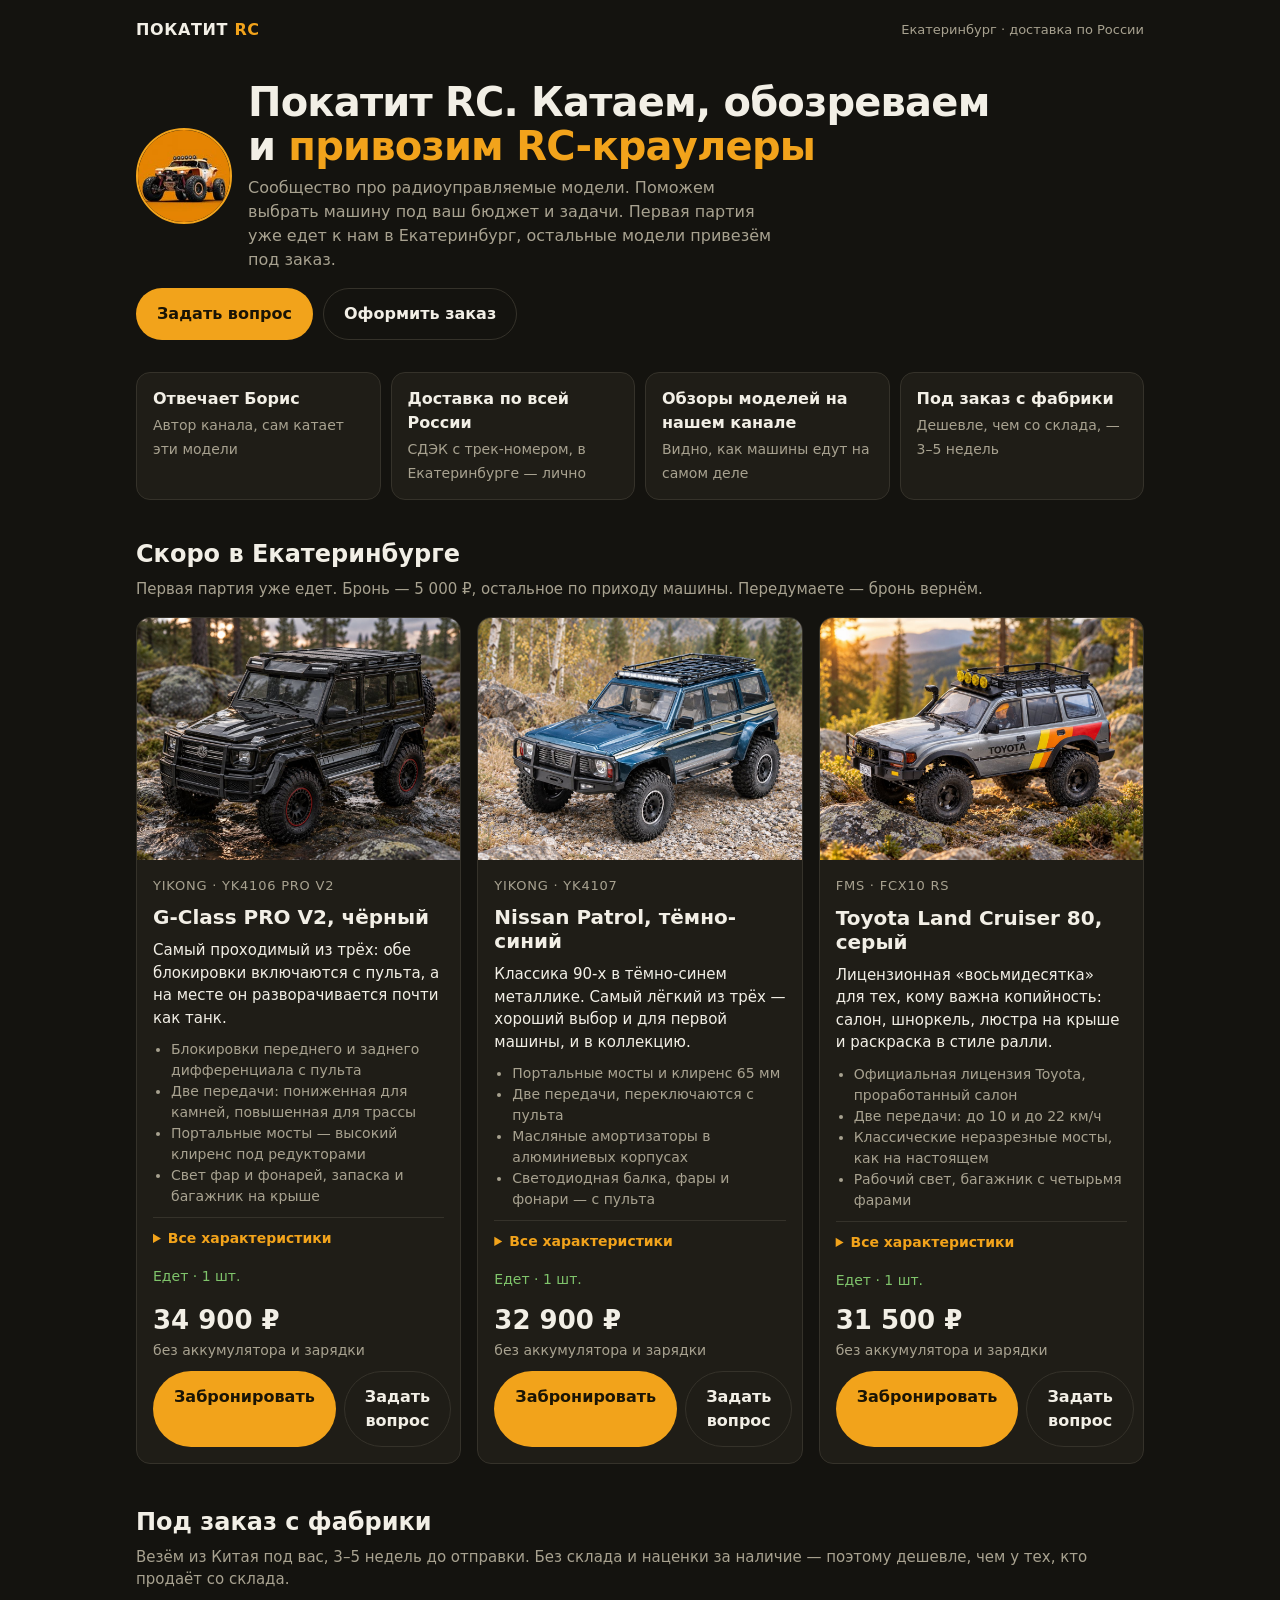
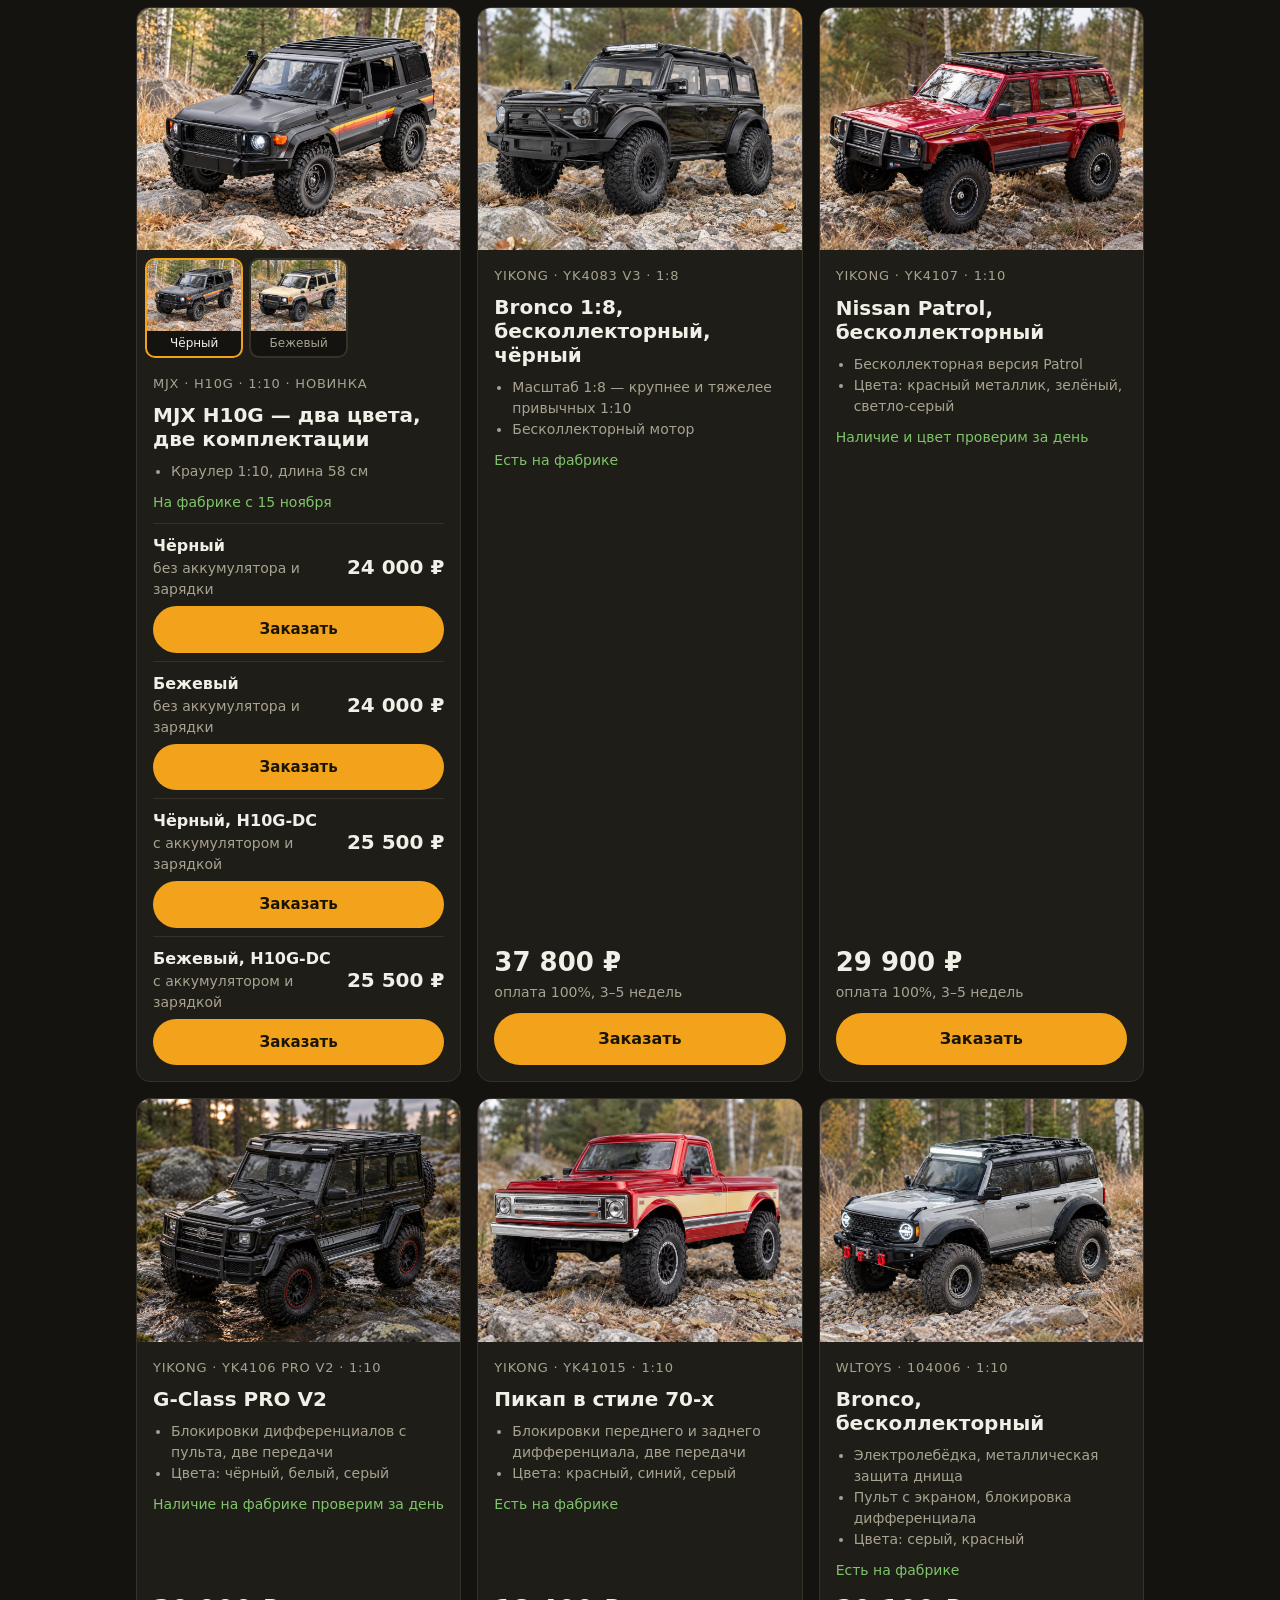
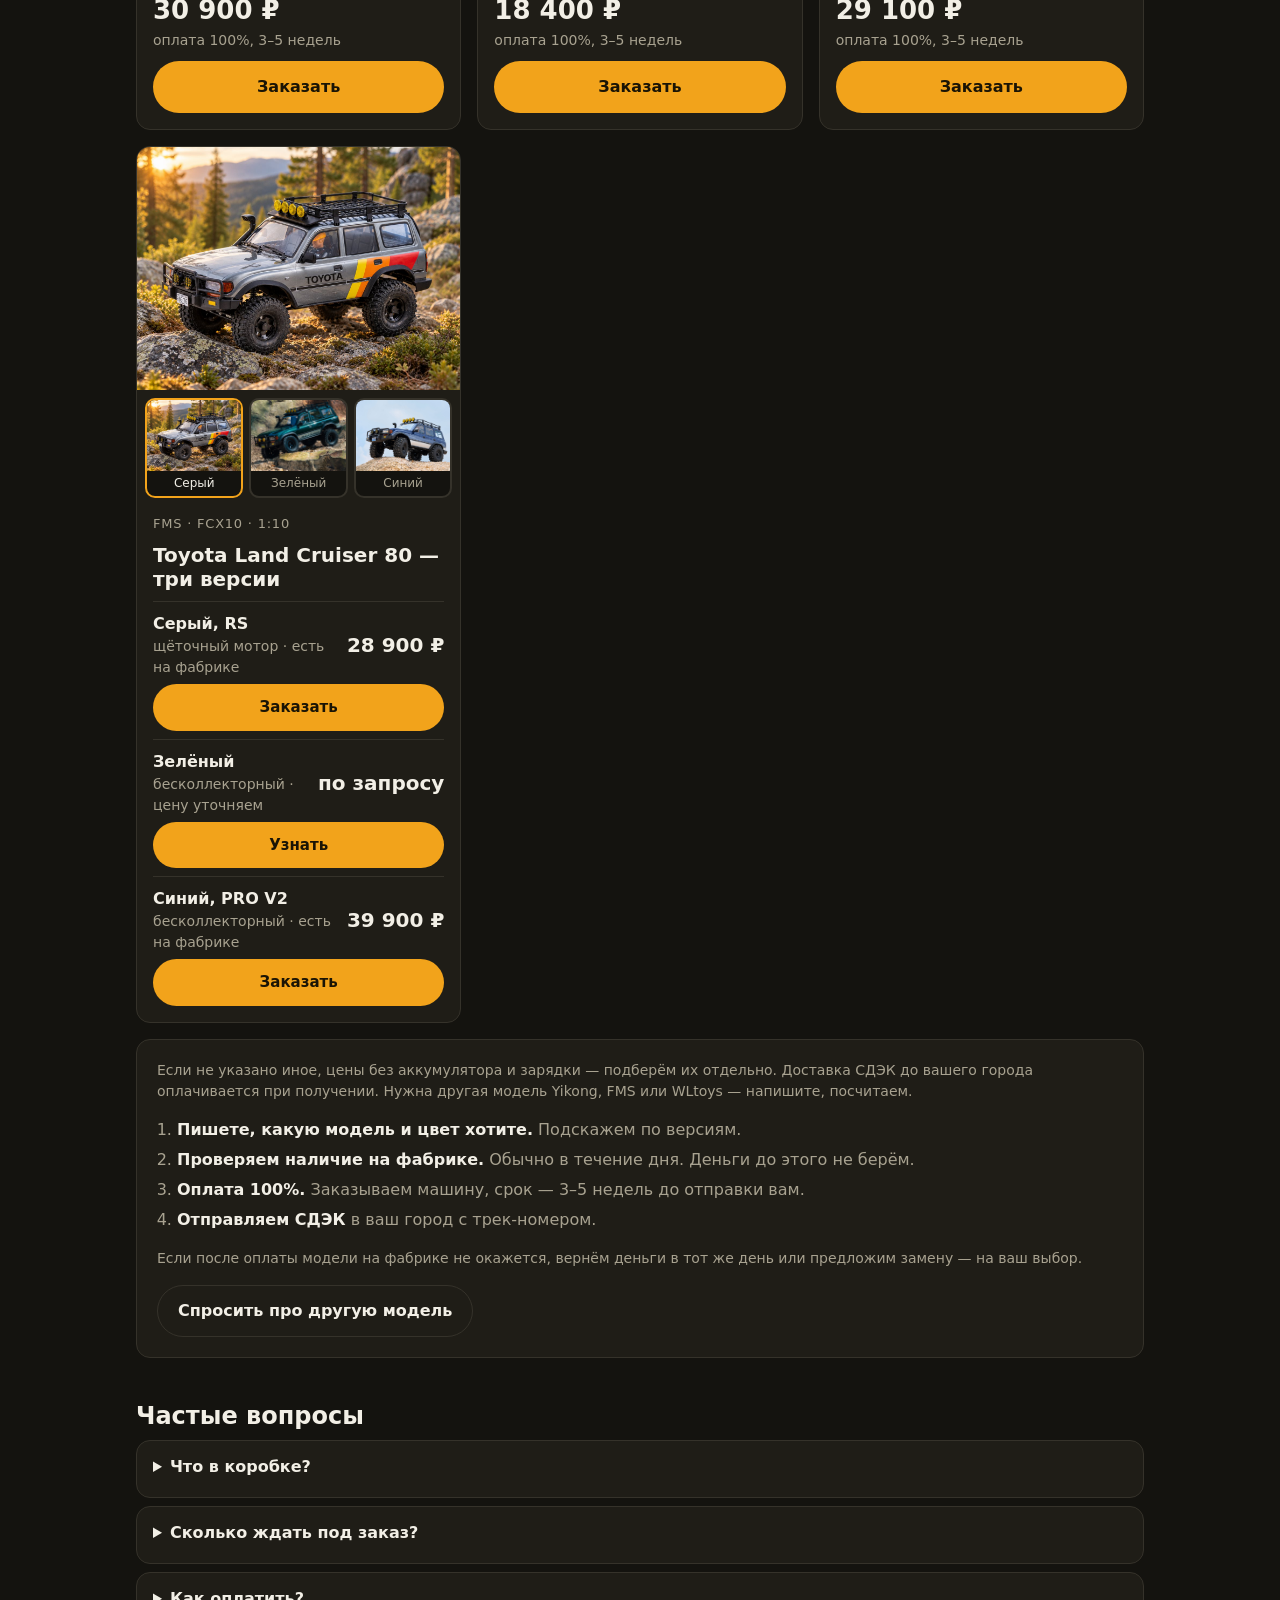
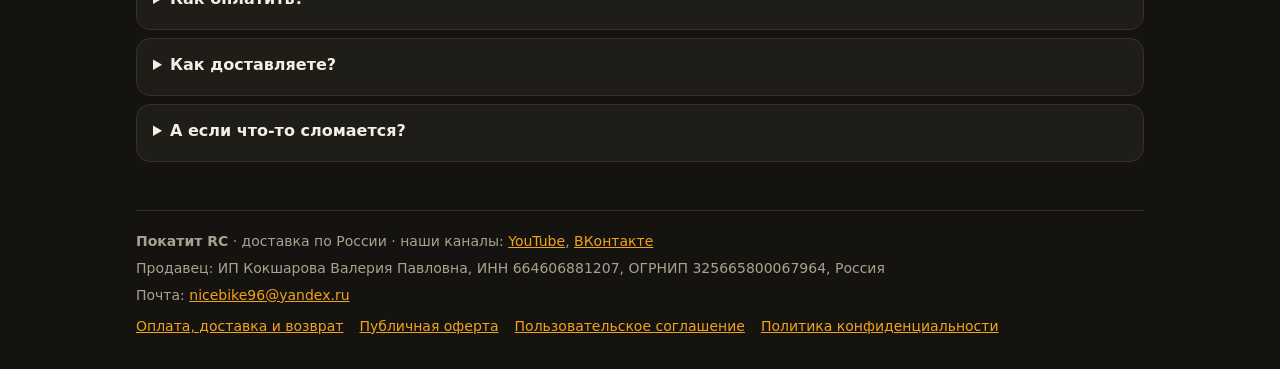
<file: index.html>
<!doctype html>
<html lang="ru">
<head>
<meta charset="utf-8">
<meta name="viewport" content="width=device-width, initial-scale=1">
<title>Покатит RC — краулеры 1:10 в Екатеринбурге</title>
<meta name="description" content="Радиоуправляемые краулеры 1:10: в наличии в Екатеринбурге и под заказ. Поможем выбрать модель, доставка по России.">
<link rel="canonical" href="https://pokatitrc.ru/">
<meta property="og:type" content="website">
<meta property="og:title" content="Покатит RC — RC-краулеры под заказ и в наличии">
<meta property="og:description" content="Радиоуправляемые краулеры с доставкой по России. Поможем выбрать модель.">
<meta property="og:url" content="https://pokatitrc.ru/">
<meta property="og:image" content="https://pokatitrc.ru/img/h10g-black.jpg">
<meta property="og:locale" content="ru_RU">
<style>
  :root {
    --bg: #14130f;
    --panel: #1f1d17;
    --line: #35322a;
    --text: #f2efe6;
    --muted: #a8a290;
    --accent: #f2a31b;
    --accent-ink: #1a1405;
    --ok: #7fc46b;
    --radius: 14px;
  }
  * { box-sizing: border-box; }
  body {
    margin: 0;
    background: var(--bg);
    color: var(--text);
    font: 16px/1.5 system-ui, -apple-system, "Segoe UI", Roboto, sans-serif;
  }
  .wrap { max-width: 1040px; margin: 0 auto; padding: 0 16px; }
  a { color: inherit; }

  .draft {
    background: #4a3a10; color: #ffe2a0; font-size: 13px;
    text-align: center; padding: 6px 16px;
  }

  header { padding: 18px 0; display: flex; justify-content: space-between; align-items: center; }
  .logo { font-weight: 800; letter-spacing: .04em; text-transform: uppercase; }
  .logo span { color: var(--accent); }
  .city { font-size: 13px; color: var(--muted); white-space: nowrap; }

  .hero { padding: 20px 0 32px; display: grid; grid-template-columns: 96px 1fr; gap: 16px; align-items: center; }
  .face {
    width: 96px; height: 96px; border-radius: 50%; display: grid; place-items: center; text-align: center;
    background: var(--panel); border: 2px solid var(--accent); color: var(--muted); font-size: 11px; overflow: hidden;
  }
  .face img { width: 100%; height: 100%; object-fit: cover; }
  h1 { font-size: clamp(24px, 5.5vw, 40px); line-height: 1.1; margin: 0 0 8px; letter-spacing: -.02em; text-wrap: balance; }
  h1 em { font-style: normal; color: var(--accent); }
  .lead { color: var(--muted); margin: 0; max-width: 52ch; }
  .hero-cta { grid-column: 1 / -1; display: flex; flex-wrap: wrap; gap: 10px; }

  .btn {
    display: inline-block; border: 1px solid transparent; cursor: pointer; text-decoration: none; text-align: center;
    background: var(--accent); color: var(--accent-ink);
    font: inherit; font-weight: 700; padding: 13px 20px; border-radius: 999px;
  }
  .btn:hover { filter: brightness(1.08); }
  .btn.ghost { background: transparent; color: var(--text); border-color: var(--line); }
  .btns { display: grid; grid-template-columns: 1fr 1fr; gap: 8px; }

  .perks { display: grid; grid-template-columns: repeat(auto-fit, minmax(210px, 1fr)); gap: 10px; padding: 0 0 36px; }
  .perk { background: var(--panel); border: 1px solid var(--line); border-radius: var(--radius); padding: 14px 16px; }
  .perk b { display: block; margin-bottom: 2px; }
  .perk span { color: var(--muted); font-size: 14px; }

  section { padding-bottom: 40px; }
  h2 { font-size: 24px; margin: 0 0 6px; }
  .sub { color: var(--muted); margin: 0 0 16px; font-size: 15px; }

  .cars { display: grid; grid-template-columns: repeat(auto-fit, minmax(280px, 1fr)); gap: 16px; }
  .car { background: var(--panel); border: 1px solid var(--line); border-radius: var(--radius); overflow: hidden; display: flex; flex-direction: column; }
  .photo {
    aspect-ratio: 4 / 3; display: grid; place-items: center; text-align: center;
    background: repeating-linear-gradient(135deg, #2a271f 0 14px, #25221b 14px 28px);
    color: var(--muted); font-size: 13px;
  }
  .photo img { width: 100%; height: 100%; object-fit: cover; }
  .body { padding: 16px; display: flex; flex-direction: column; gap: 10px; flex: 1; }
  .brand { color: var(--muted); font-size: 13px; text-transform: uppercase; letter-spacing: .06em; }
  .car h3 { margin: 0; font-size: 20px; line-height: 1.2; }
  .car ul { margin: 0; padding-left: 18px; color: var(--muted); font-size: 14px; }
  .pitch { margin: 0; font-size: 15px; }
  .car details { background: none; border: 0; border-top: 1px solid var(--line); border-radius: 0; padding: 10px 0 0; margin: 0; }
  .car summary { font-size: 14px; color: var(--accent); }
  .car dl { margin: 10px 0 0; display: grid; grid-template-columns: auto 1fr; gap: 4px 12px; font-size: 14px; }
  .car dt { color: var(--muted); }
  .car dd { margin: 0; }
  .status { font-size: 14px; color: var(--ok); }
  .price { font-size: 26px; font-weight: 800; margin-top: auto; }
  .price small { display: block; font-size: 14px; font-weight: 400; color: var(--muted); }

  .order { background: var(--panel); border: 1px solid var(--line); border-radius: var(--radius); padding: 20px; }
  .order ol { margin: 0 0 16px; padding-left: 20px; color: var(--muted); }
  .order li { margin-bottom: 6px; }
  .order li b { color: var(--text); }
  .plist { display: grid; gap: 8px; margin: 0 0 20px; }
  .prow { display: grid; grid-template-columns: 1fr auto auto; gap: 6px 14px; align-items: center; background: var(--bg); border: 1px solid var(--line); border-radius: 12px; padding: 12px 14px; }
  .prow b { display: block; }
  .prow span { display: block; color: var(--muted); font-size: 13px; }
  .prow .pp { font-weight: 800; font-size: 20px; white-space: nowrap; }
  .prow .btn { padding: 9px 16px; font-size: 14px; }
  @media (max-width: 520px) { .prow { grid-template-columns: 1fr auto; } .prow .btn { grid-column: 1 / -1; } }
  .thumbs { display: grid; grid-template-columns: repeat(3, 1fr); gap: 6px; padding: 8px 8px 0; }
  .thumb { border: 2px solid var(--line); border-radius: 10px; background: var(--bg); padding: 0; cursor: pointer; overflow: hidden; color: var(--muted); font: inherit; font-size: 12px; }
  .thumb img { display: block; width: 100%; aspect-ratio: 4 / 3; object-fit: cover; }
  .thumb span { display: block; padding: 3px 0 4px; }
  .thumb.on { border-color: var(--accent); color: var(--text); }  .vers { display: grid; gap: 8px; }
  .ver { display: grid; grid-template-columns: 1fr auto; gap: 6px 12px; align-items: center; border-top: 1px solid var(--line); padding-top: 10px; }
  .ver b { display: block; }
  .ver span { display: block; color: var(--muted); font-size: 14px; }
  .ver .vp { font-weight: 800; font-size: 20px; white-space: nowrap; text-align: right; }
  .ver .btn { grid-column: 1 / -1; padding: 11px 16px; font-size: 15px; min-height: 44px; }
  .btn, .thumb { min-height: 44px; }
  a:focus-visible, button:focus-visible, summary:focus-visible { outline: 2px solid var(--accent); outline-offset: 2px; }
  summary { min-height: 28px; }
  .note { color: var(--muted); font-size: 14px; margin: 0 0 16px; }

  details { background: var(--panel); border: 1px solid var(--line); border-radius: var(--radius); padding: 14px 16px; margin-bottom: 8px; }
  summary { cursor: pointer; font-weight: 600; }
  details p { color: var(--muted); margin: 8px 0 0; font-size: 15px; }

  footer { border-top: 1px solid var(--line); padding: 20px 0 32px; color: var(--muted); font-size: 14px; }
  footer p { margin: 0 0 6px; }
  .legal { display: flex; flex-wrap: wrap; gap: 6px 16px; margin-top: 10px; }
  .legal a, details a, footer a { color: var(--accent); }
  .todo { background: #ffe08a; color: #3a2a00; padding: 0 4px; border-radius: 4px; }
</style>
</head>
<body>


<div class="wrap">
  <header>
    <div class="logo">Покатит <span>RC</span></div>
    <div class="city">Екатеринбург · доставка по России</div>
  </header>

  <section class="hero">
    <div class="face"><img src="img/avatar.jpg" alt="Покатит RC"></div>
    <div>
      <h1>Покатит RC. Катаем, обозреваем и <em>привозим RC-краулеры</em></h1>
      <p class="lead">Сообщество про радиоуправляемые модели. Поможем выбрать машину под ваш бюджет и задачи. Первая партия уже едет к нам в Екатеринбург, остальные модели привезём под заказ.</p>
    </div>
    <div class="hero-cta">
      <a class="btn" data-ask data-msg="Здравствуйте! Помогите выбрать RC-модель." href="#">Задать вопрос</a>
      <a class="btn ghost" data-order data-msg="Здравствуйте! Хочу оформить заказ." href="#">Оформить заказ</a>
    </div>
  </section>

  <div class="perks">
    <div class="perk"><b>Отвечает Борис</b><span>Автор канала, сам катает эти модели</span></div>
    <div class="perk"><b>Доставка по всей России</b><span>СДЭК с трек-номером, в Екатеринбурге — лично</span></div>
    <div class="perk"><b>Обзоры моделей на нашем канале</b><span>Видно, как машины едут на самом деле</span></div>
    <div class="perk"><b>Под заказ с фабрики</b><span>Дешевле, чем со склада, — 3–5 недель</span></div>
  </div>

  <section id="cars">
    <h2>Скоро в Екатеринбурге</h2>
    <p class="sub">Первая партия уже едет. Бронь — 5 000 ₽, остальное по приходу машины. Передумаете — бронь вернём.</p>
    <div class="cars">

      <article class="car">
        <div class="photo"><img src="img/gclass-v3.jpg" alt="Yikong G-Class PRO V2, чёрный" loading="lazy"></div>
        <div class="body">
          <div class="brand">Yikong · YK4106 PRO V2</div>
          <h3>G-Class PRO V2, чёрный</h3>
          <p class="pitch">Самый проходимый из трёх: обе блокировки включаются с пульта, а на месте он разворачивается почти как танк.</p>
          <ul>
            <li>Блокировки переднего и заднего дифференциала с пульта</li>
            <li>Две передачи: пониженная для камней, повышенная для трассы</li>
            <li>Портальные мосты — высокий клиренс под редукторами</li>
            <li>Свет фар и фонарей, запаска и багажник на крыше</li>
          </ul>
          <details>
            <summary>Все характеристики</summary>
            <dl>
              <dt>Масштаб</dt><dd>1:10, полный привод 4WD</dd>
              <dt>Мотор</dt><dd>щёточный 550</dd>
              <dt>Разворот</dt><dd>блокировка одного заднего колеса (DIG)</dd>
              <dt>Передачи</dt><dd>металлические шестерни, 2 скорости</dd>
              <dt>Рулевая</dt><dd>сервопривод 25 кг, металл</dd>
              <dt>Размеры</dt><dd>535 × 247 × 267 мм, база 325 мм</dd>
              <dt>Углы</dt><dd>въезд 63°, съезд 58°</dd>
              <dt>Вес</dt><dd>около 3,8 кг</dd>
              <dt>Питание</dt><dd>Li-Po 3S, разъём XT60 — не входит</dd>
              <dt>В коробке</dt><dd>машина, пульт, инструкция</dd>
            </dl>
          </details>
          <div class="status">Едет · 1 шт.</div>
          <div class="price">34 900 ₽<small>без аккумулятора и зарядки</small></div>
          <div class="btns">
            <a class="btn" data-order data-msg="Здравствуйте! Хочу забронировать: Yikong G-Class PRO V2, чёрный." href="#">Забронировать</a>
            <a class="btn ghost" data-ask data-msg="Здравствуйте! Вопрос по модели: Yikong G-Class PRO V2, чёрный." href="#">Задать вопрос</a>
          </div>
        </div>
      </article>

      <article class="car">
        <div class="photo"><img src="img/patrol-v5.jpg" alt="Yikong Nissan Patrol, тёмно-синий" loading="lazy"></div>
        <div class="body">
          <div class="brand">Yikong · YK4107</div>
          <h3>Nissan Patrol, тёмно-синий</h3>
          <p class="pitch">Классика 90-х в тёмно-синем металлике. Самый лёгкий из трёх — хороший выбор и для первой машины, и в коллекцию.</p>
          <ul>
            <li>Портальные мосты и клиренс 65 мм</li>
            <li>Две передачи, переключаются с пульта</li>
            <li>Масляные амортизаторы в алюминиевых корпусах</li>
            <li>Светодиодная балка, фары и фонари — с пульта</li>
          </ul>
          <details>
            <summary>Все характеристики</summary>
            <dl>
              <dt>Масштаб</dt><dd>1:10, полный привод 4WD</dd>
              <dt>Мотор</dt><dd>щёточный 550, регулятор 60 А, влагозащита</dd>
              <dt>Разворот</dt><dd>блокировка одного заднего колеса (DIG)</dd>
              <dt>Рулевая</dt><dd>сервопривод 25 кг, металл</dd>
              <dt>Пульт</dt><dd>2,4 ГГц, 10 каналов</dd>
              <dt>Размеры</dt><dd>521 × 247 × 267 мм, база 325 мм</dd>
              <dt>Вес</dt><dd>около 3,1 кг</dd>
              <dt>Питание</dt><dd>Li-Po 3S, разъём XT60 — не входит</dd>
              <dt>В коробке</dt><dd>машина, пульт, инструкция</dd>
            </dl>
          </details>
          <div class="status">Едет · 1 шт.</div>
          <div class="price">32 900 ₽<small>без аккумулятора и зарядки</small></div>
          <div class="btns">
            <a class="btn" data-order data-msg="Здравствуйте! Хочу забронировать: Yikong Nissan Patrol, тёмно-синий." href="#">Забронировать</a>
            <a class="btn ghost" data-ask data-msg="Здравствуйте! Вопрос по модели: Yikong Nissan Patrol, тёмно-синий." href="#">Задать вопрос</a>
          </div>
        </div>
      </article>

      <article class="car">
        <div class="photo"><img src="img/lc80.jpg" alt="FMS FCX10 Toyota Land Cruiser 80, серый" loading="lazy"></div>
        <div class="body">
          <div class="brand">FMS · FCX10 RS</div>
          <h3>Toyota Land Cruiser 80, серый</h3>
          <p class="pitch">Лицензионная «восьмидесятка» для тех, кому важна копийность: салон, шноркель, люстра на крыше и раскраска в стиле ралли.</p>
          <ul>
            <li>Официальная лицензия Toyota, проработанный салон</li>
            <li>Две передачи: до 10 и до 22 км/ч</li>
            <li>Классические неразрезные мосты, как на настоящем</li>
            <li>Рабочий свет, багажник с четырьмя фарами</li>
          </ul>
          <details>
            <summary>Все характеристики</summary>
            <dl>
              <dt>Масштаб</dt><dd>1:10, полный привод 4WD</dd>
              <dt>Мотор</dt><dd>щёточный 550 (32T)</dd>
              <dt>Размеры</dt><dd>572 × 251 × 288 мм, база 325 мм</dd>
              <dt>Клиренс</dt><dd>76 мм</dd>
              <dt>Углы</dt><dd>въезд 51°, съезд 42°</dd>
              <dt>Пульт</dt><dd>2,4 ГГц, дальность до 150 м</dd>
              <dt>Питание</dt><dd>Li-Po, разъём XT60 — не входит</dd>
              <dt>В коробке</dt><dd>машина, пульт, инструкция</dd>
            </dl>
          </details>
          <div class="status">Едет · 1 шт.</div>
          <div class="price">31 500 ₽<small>без аккумулятора и зарядки</small></div>
          <div class="btns">
            <a class="btn" data-order data-msg="Здравствуйте! Хочу забронировать: FMS Toyota Land Cruiser 80, серый." href="#">Забронировать</a>
            <a class="btn ghost" data-ask data-msg="Здравствуйте! Вопрос по модели: FMS Toyota Land Cruiser 80, серый." href="#">Задать вопрос</a>
          </div>
        </div>
      </article>

    </div>
  </section>

  <section id="preorder">
    <h2>Под заказ с фабрики</h2>
    <p class="sub">Везём из Китая под вас, 3–5 недель до отправки. Без склада и наценки за наличие — поэтому дешевле, чем у тех, кто продаёт со склада.</p>
    <div class="cars">

      <article class="car">
        <div class="photo"><img src="img/h10g-black.jpg" alt="MJX H10G, чёрный" loading="lazy"></div>
        <div class="thumbs">
          <button type="button" class="thumb on" data-img="img/h10g-black.jpg" data-alt="MJX H10G, чёрный"><img src="img/h10g-black.jpg" alt="" loading="lazy"><span>Чёрный</span></button>
          <button type="button" class="thumb" data-img="img/h10g-beige.jpg" data-alt="MJX H10G, бежевый"><img src="img/h10g-beige.jpg" alt="" loading="lazy"><span>Бежевый</span></button>
        </div>
        <div class="body">
          <div class="brand">MJX · H10G · 1:10 · новинка</div>
          <h3>MJX H10G — два цвета, две комплектации</h3>
          <ul><li>Краулер 1:10, длина 58 см</li></ul>
          <div class="status">На фабрике с 15 ноября</div>
          <div class="vers">
            <div class="ver" data-img="img/h10g-black.jpg"><div><b>Чёрный</b><span>без аккумулятора и зарядки</span></div><div class="vp">24 000 ₽</div>
              <a class="btn" data-order data-msg="Здравствуйте! Хочу под заказ: MJX H10G, чёрный, без аккумулятора." href="#">Заказать</a></div>
            <div class="ver" data-img="img/h10g-beige.jpg"><div><b>Бежевый</b><span>без аккумулятора и зарядки</span></div><div class="vp">24 000 ₽</div>
              <a class="btn" data-order data-msg="Здравствуйте! Хочу под заказ: MJX H10G, бежевый, без аккумулятора." href="#">Заказать</a></div>
            <div class="ver" data-img="img/h10g-black.jpg"><div><b>Чёрный, H10G-DC</b><span>с аккумулятором и зарядкой</span></div><div class="vp">25 500 ₽</div>
              <a class="btn" data-order data-msg="Здравствуйте! Хочу под заказ: MJX H10G-DC, чёрный, с аккумулятором и зарядкой." href="#">Заказать</a></div>
            <div class="ver" data-img="img/h10g-beige.jpg"><div><b>Бежевый, H10G-DC</b><span>с аккумулятором и зарядкой</span></div><div class="vp">25 500 ₽</div>
              <a class="btn" data-order data-msg="Здравствуйте! Хочу под заказ: MJX H10G-DC, бежевый, с аккумулятором и зарядкой." href="#">Заказать</a></div>
          </div>
        </div>
      </article>

      <article class="car">
        <div class="photo"><img src="img/yk4083-black.jpg" alt="Yikong 4083 V3 Bronco 1:8, чёрный" loading="lazy"></div>
        <div class="body">
          <div class="brand">Yikong · YK4083 V3 · 1:8</div>
          <h3>Bronco 1:8, бесколлекторный, чёрный</h3>
          <ul>
            <li>Масштаб 1:8 — крупнее и тяжелее привычных 1:10</li>
            <li>Бесколлекторный мотор</li>
          </ul>
          <div class="status">Есть на фабрике</div>
          <div class="price">37 800 ₽<small>оплата 100%, 3–5 недель</small></div>
          <a class="btn wide" data-order data-msg="Здравствуйте! Хочу под заказ: Yikong 4083 V3 Bronco 1:8, бесколлекторный, чёрный." href="#">Заказать</a>
        </div>
      </article>

      <article class="car">
        <div class="photo"><img src="img/yk4107-red.jpg" alt="Yikong 4107 Nissan Patrol, бесколлекторный, красный металлик" loading="lazy"></div>
        <div class="body">
          <div class="brand">Yikong · YK4107 · 1:10</div>
          <h3>Nissan Patrol, бесколлекторный</h3>
          <ul>
            <li>Бесколлекторная версия Patrol</li>
            <li>Цвета: красный металлик, зелёный, светло-серый</li>
          </ul>
          <div class="status">Наличие и цвет проверим за день</div>
          <div class="price">29 900 ₽<small>оплата 100%, 3–5 недель</small></div>
          <a class="btn wide" data-order data-msg="Здравствуйте! Хочу под заказ: Yikong Nissan Patrol, бесколлекторный. Цвет: красный металлик / зелёный / светло-серый (оставьте нужный)." href="#">Заказать</a>
        </div>
      </article>

      <article class="car">
        <div class="photo"><img src="img/gclass-v3.jpg" alt="Yikong 4106 PRO V2 G-Class" loading="lazy"></div>
        <div class="body">
          <div class="brand">Yikong · YK4106 PRO V2 · 1:10</div>
          <h3>G-Class PRO V2</h3>
          <ul>
            <li>Блокировки дифференциалов с пульта, две передачи</li>
            <li>Цвета: чёрный, белый, серый</li>
          </ul>
          <div class="status">Наличие на фабрике проверим за день</div>
          <div class="price">30 900 ₽<small>оплата 100%, 3–5 недель</small></div>
          <a class="btn wide" data-order data-msg="Здравствуйте! Хочу под заказ: Yikong G-Class PRO V2. Цвет: чёрный / белый / серый (оставьте нужный)." href="#">Заказать</a>
        </div>
      </article>

      <article class="car">
        <div class="photo"><img src="img/yk41015-red.jpg" alt="Yikong 41015, пикап 1:10" loading="lazy"></div>
        <div class="body">
          <div class="brand">Yikong · YK41015 · 1:10</div>
          <h3>Пикап в стиле 70-х</h3>
          <ul>
            <li>Блокировки переднего и заднего дифференциала, две передачи</li>
            <li>Цвета: красный, синий, серый</li>
          </ul>
          <div class="status">Есть на фабрике</div>
          <div class="price">18 400 ₽<small>оплата 100%, 3–5 недель</small></div>
          <a class="btn wide" data-order data-msg="Здравствуйте! Хочу под заказ: Yikong 41015 пикап. Цвет: красный / синий / серый (оставьте нужный)." href="#">Заказать</a>
        </div>
      </article>

      <article class="car">
        <div class="photo"><img src="img/wl104006-grey.jpg" alt="WLtoys 104006 Bronco, бесколлекторный" loading="lazy"></div>
        <div class="body">
          <div class="brand">WLtoys · 104006 · 1:10</div>
          <h3>Bronco, бесколлекторный</h3>
          <ul>
            <li>Электролебёдка, металлическая защита днища</li>
            <li>Пульт с экраном, блокировка дифференциала</li>
            <li>Цвета: серый, красный</li>
          </ul>
          <div class="status">Есть на фабрике</div>
          <div class="price">29 100 ₽<small>оплата 100%, 3–5 недель</small></div>
          <a class="btn wide" data-order data-msg="Здравствуйте! Хочу под заказ: WLtoys 104006 Bronco, бесколлекторный. Цвет: серый / красный (оставьте нужный)." href="#">Заказать</a>
        </div>
      </article>

      <article class="car">
        <div class="photo"><img id="lc80-main" src="img/lc80.jpg" alt="FMS Toyota Land Cruiser 80, серый" loading="lazy"></div>
        <div class="thumbs">
          <button type="button" class="thumb on" data-img="img/lc80.jpg" data-alt="FMS Toyota Land Cruiser 80, серый"><img src="img/lc80.jpg" alt="" loading="lazy"><span>Серый</span></button>
          <button type="button" class="thumb" data-img="img/lc80-green.jpg" data-alt="FMS Toyota Land Cruiser 80, зелёный"><img src="img/lc80-green.jpg" alt="" loading="lazy"><span>Зелёный</span></button>
          <button type="button" class="thumb" data-img="img/lc80-prov2-blue.jpg" data-alt="FMS Toyota Land Cruiser 80 PRO V2, синий"><img src="img/lc80-prov2-blue.jpg" alt="" loading="lazy"><span>Синий</span></button>
        </div>
        <div class="body">
          <div class="brand">FMS · FCX10 · 1:10</div>
          <h3>Toyota Land Cruiser 80 — три версии</h3>
          <div class="vers">
            <div class="ver" data-img="img/lc80.jpg"><div><b>Серый, RS</b><span>щёточный мотор · есть на фабрике</span></div><div class="vp">28 900 ₽</div>
              <a class="btn" data-order data-msg="Здравствуйте! Хочу под заказ: FMS Land Cruiser 80 RS, серый." href="#">Заказать</a></div>
            <div class="ver" data-img="img/lc80-green.jpg"><div><b>Зелёный</b><span>бесколлекторный · цену уточняем</span></div><div class="vp">по запросу</div>
              <a class="btn" data-order data-msg="Здравствуйте! Хочу под заказ: FMS Land Cruiser 80, зелёный. Сколько стоит?" href="#">Узнать</a></div>
            <div class="ver" data-img="img/lc80-prov2-blue.jpg"><div><b>Синий, PRO V2</b><span>бесколлекторный · есть на фабрике</span></div><div class="vp">39 900 ₽</div>
              <a class="btn" data-order data-msg="Здравствуйте! Хочу под заказ: FMS Land Cruiser 80 PRO V2, синий." href="#">Заказать</a></div>
          </div>
        </div>
      </article>

    </div>
    <div class="order" style="margin-top:16px">
      <p class="note">Если не указано иное, цены без аккумулятора и зарядки — подберём их отдельно. Доставка СДЭК до вашего города оплачивается при получении. Нужна другая модель Yikong, FMS или WLtoys — напишите, посчитаем.</p>
      <ol>
        <li><b>Пишете, какую модель и цвет хотите.</b> Подскажем по версиям.</li>
        <li><b>Проверяем наличие на фабрике.</b> Обычно в течение дня. Деньги до этого не берём.</li>
        <li><b>Оплата 100%.</b> Заказываем машину, срок — 3–5 недель до отправки вам.</li>
        <li><b>Отправляем СДЭК</b> в ваш город с трек-номером.</li>
      </ol>
      <p class="note">Если после оплаты модели на фабрике не окажется, вернём деньги в тот же день или предложим замену — на ваш выбор.</p>
      <a class="btn ghost" data-order data-msg="Здравствуйте! Хочу заказать модель под заказ: " href="#">Спросить про другую модель</a>
    </div>
  </section>

  <section>
    <h2>Частые вопросы</h2>
    <details>
      <summary>Что в коробке?</summary>
      <p>Собранная машина и пульт. Аккумулятор и зарядное устройство в заводской комплект не входят — подберём подходящие и скажем цену.</p>
    </details>
    <details>
      <summary>Сколько ждать под заказ?</summary>
      <p>3–5 недель от оплаты до отправки. Точный срок для вашей модели назовём до оплаты.</p>
    </details>
    <details>
      <summary>Как оплатить?</summary>
      <p>Машины, которые уже едут, бронируются за 5 000 ₽, остальное — когда машина придёт. Модели под заказ с фабрики оплачиваются полностью: за счёт этого цена на них ниже. Подробнее — на странице <a href="oplata.html">«Оплата, доставка и возврат»</a>.</p>
    </details>
    <details>
      <summary>Как доставляете?</summary>
      <p>СДЭК по всей России. Машины в наличии отправляем из Екатеринбурга (там же можно забрать лично), модели под заказ — из Москвы. Стоимость доставки считаем под ваш город, оплачивается при получении.</p>
    </details>
    <details>
      <summary>А если что-то сломается?</summary>
      <p>В течение 7 дней после получения машину можно вернуть, пока на ней не ездили. При заводском браке решим вопрос ремонтом, заменой или возвратом денег, как предусмотрено законом. Поможем с запчастями и подскажем, как починить.</p>
    </details>
  </section>

  <footer>
    <p><b>Покатит RC</b> · доставка по России · наши каналы: <a href="https://www.youtube.com/@fintboss" target="_blank" rel="noopener">YouTube</a>, <a href="https://vk.com/club229674784" target="_blank" rel="noopener">ВКонтакте</a></p>
    <p>Продавец: ИП Кокшарова Валерия Павловна, ИНН 664606881207, ОГРНИП 325665800067964, Россия</p>
    <p>Почта: <a href="mailto:nicebike96@yandex.ru">nicebike96@yandex.ru</a></p>
    <nav class="legal"><a href="oplata.html">Оплата, доставка и возврат</a><a href="oferta.html">Публичная оферта</a><a href="soglashenie.html">Пользовательское соглашение</a><a href="privacy.html">Политика конфиденциальности</a></nav>
  </footer>
</div>

<script>
  const PHONE = '79089215161';  // номер Бориса: запасной канал, пока не заполнены ссылки ниже
  const MAX_URL = 'https://max.ru/u/f9LHodD0cOLcy3z6zpS6gKzlWmNIhOMxOo9oiC7Bvtw6PFy-y7FVdZ7S3M4';         // ссылка на профиль Бориса в MAX (https://max.ru/u/...) — консультации
  const ORDER_TG = 'PavelKokhsarov';        // ник Telegram-аккаунта заказов, без @ — бронь и заказы
  // метка ролика из ссылки, например ?utm_content=obzor-patrol — попадает в текст сообщения
  const source = new URLSearchParams(location.search).get('utm_content');

  document.querySelectorAll('[data-msg]').forEach(a => {
    const text = encodeURIComponent(a.dataset.msg + (source ? ` (${source})` : ''));
    if (a.hasAttribute('data-order')) {
      a.href = ORDER_TG ? `https://t.me/${ORDER_TG}?text=${text}` : `https://t.me/+${PHONE}?text=${text}`;
    } else {
      a.href = MAX_URL || `https://wa.me/${PHONE}?text=${text}`;
    }
    a.target = '_blank';
    a.rel = 'noopener';
  });
  // карточка Land Cruiser: переключение фото по версиям
  function showVersion(card, src) {
    const thumbs = [...card.querySelectorAll('.thumb')];
    const th = thumbs.find(b => b.dataset.img === src);
    const main = card.querySelector('.photo img');
    if (!main || !th) return;
    main.src = src; main.alt = th.dataset.alt;
    thumbs.forEach(b => { b.classList.toggle('on', b === th); b.setAttribute('aria-pressed', b === th); });
  }
  document.querySelectorAll('.thumb').forEach(b => {
    b.setAttribute('aria-pressed', b.classList.contains('on'));
    b.addEventListener('click', () => showVersion(b.closest('.car'), b.dataset.img));
  });
  document.querySelectorAll('.ver[data-img]').forEach(v => v.addEventListener('click', e => { if (!e.target.closest('a')) showVersion(v.closest('.car'), v.dataset.img); }));
</script>
</body>
</html>
</file>
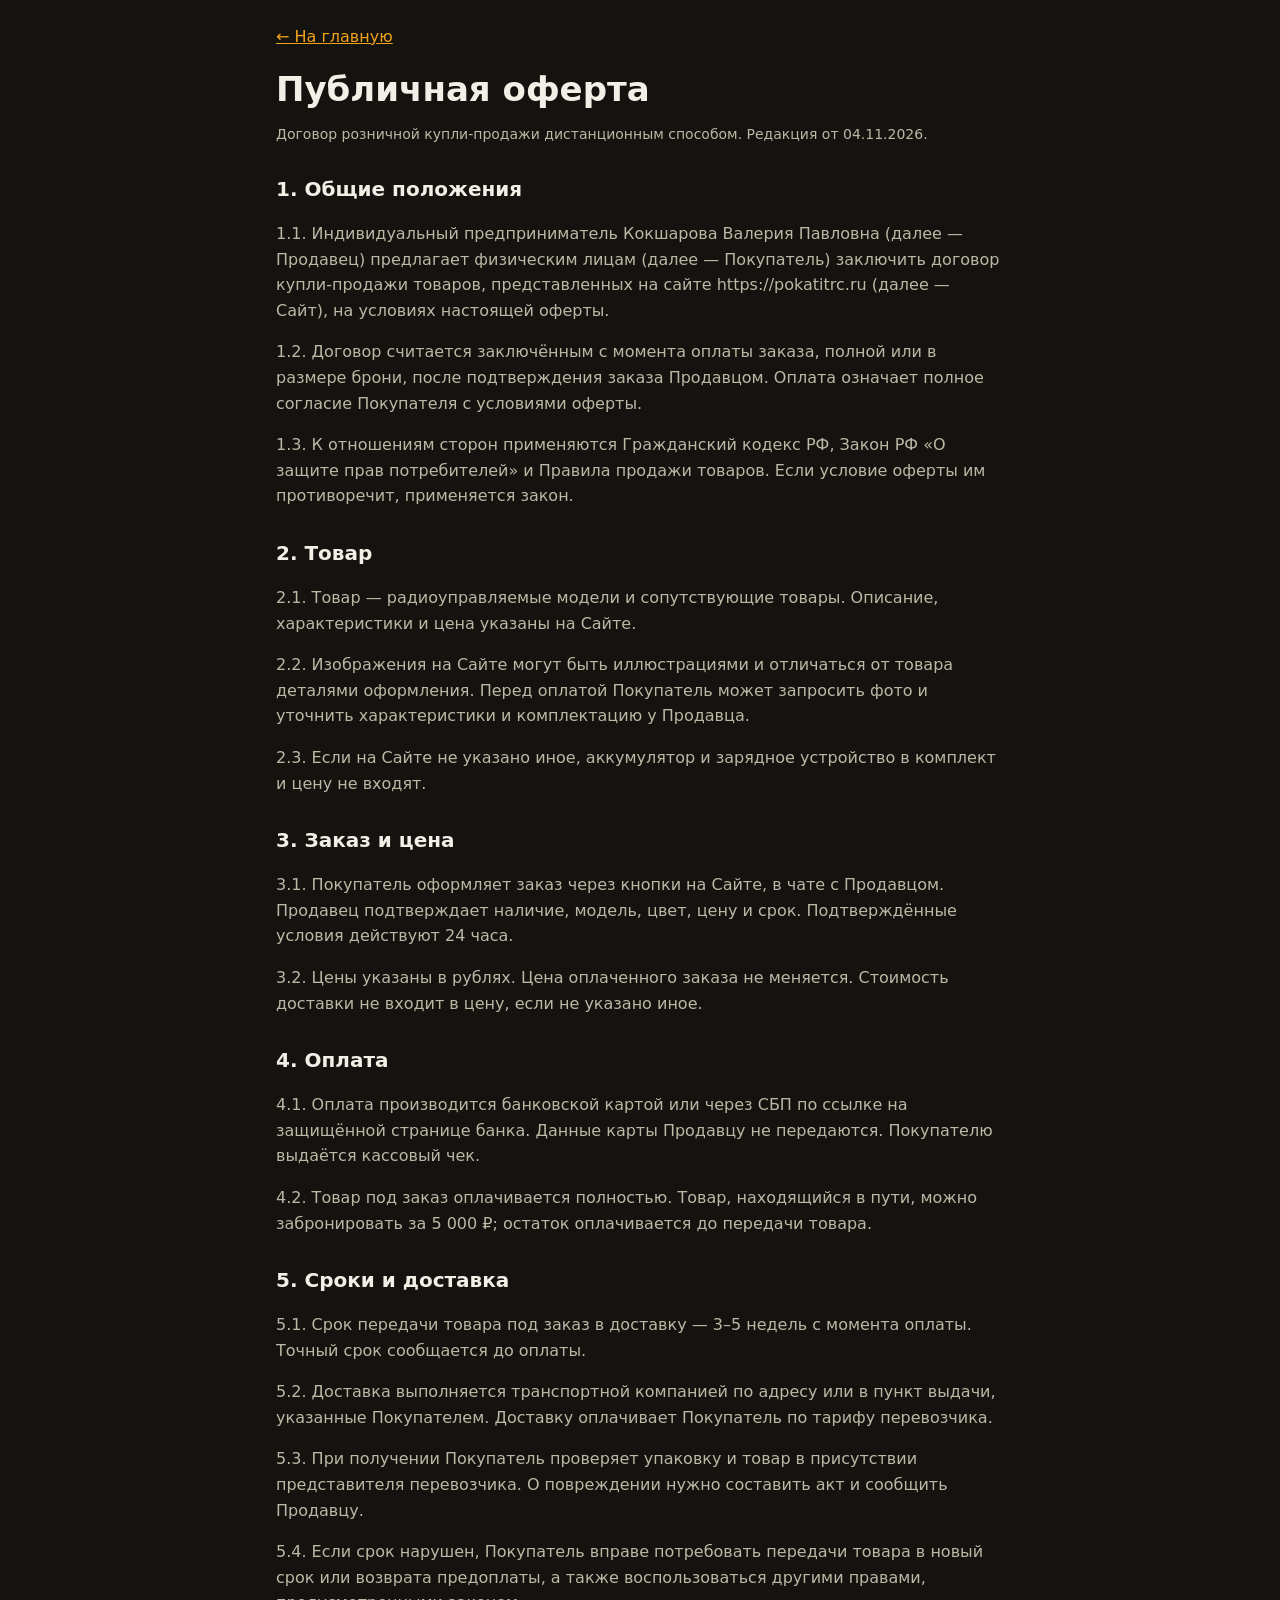
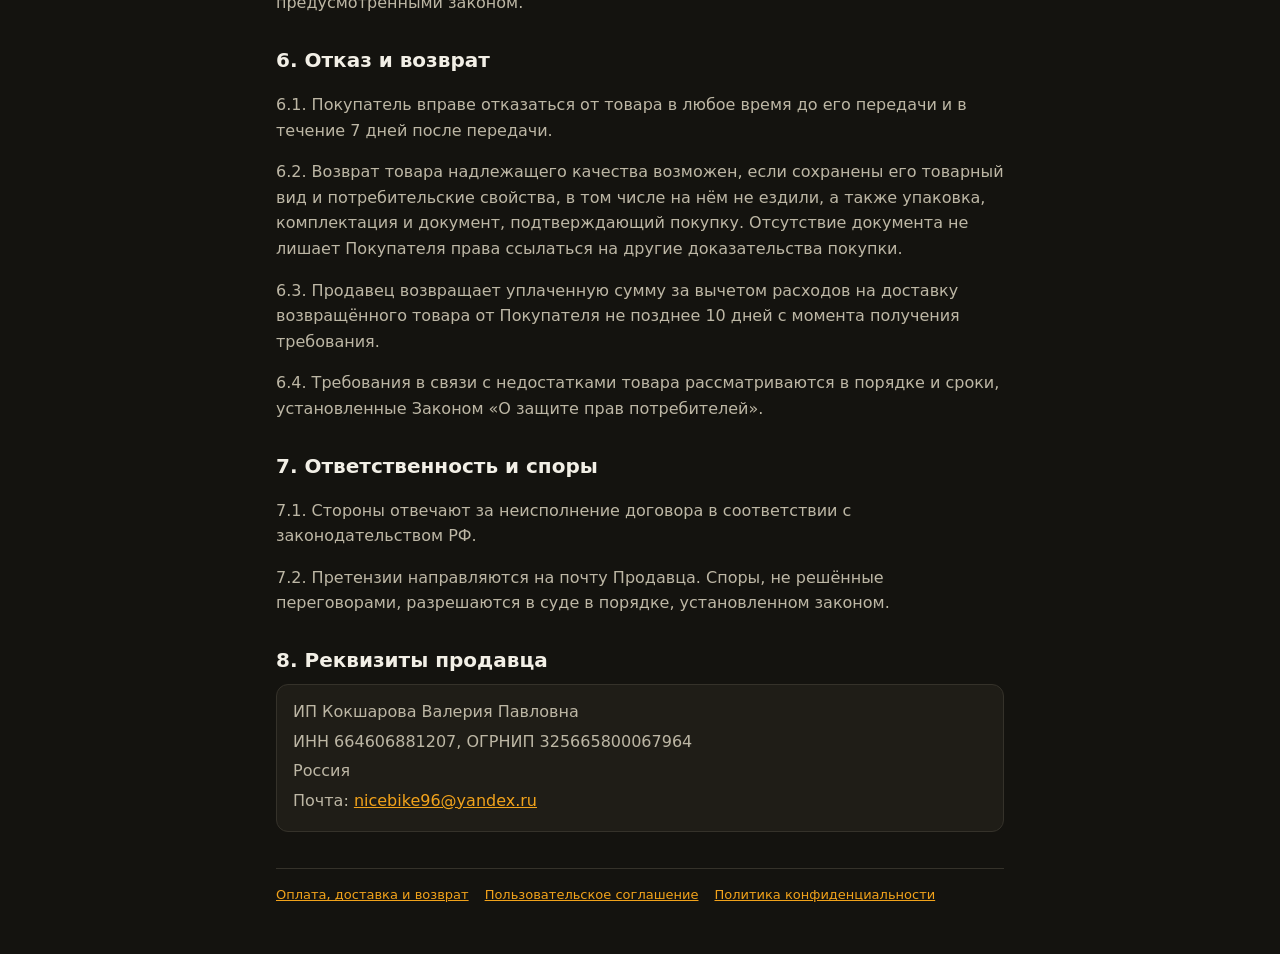
<file: oferta.html>
<!doctype html>
<html lang="ru">
<head>
<meta charset="utf-8">
<meta name="viewport" content="width=device-width, initial-scale=1">
<title>Публичная оферта — Покатит RC</title>
<link rel="stylesheet" href="docs.css">
</head>
<body>
<div class="wrap">
  <a class="back" href="index.html">← На главную</a>
  <h1>Публичная оферта</h1>
  <p class="date">Договор розничной купли-продажи дистанционным способом. Редакция от 04.11.2026.</p>

  <h2>1. Общие положения</h2>
  <p>1.1. Индивидуальный предприниматель Кокшарова Валерия Павловна (далее — Продавец) предлагает физическим лицам (далее — Покупатель) заключить договор купли-продажи товаров, представленных на сайте https://pokatitrc.ru (далее — Сайт), на условиях настоящей оферты.</p>
  <p>1.2. Договор считается заключённым с момента оплаты заказа, полной или в размере брони, после подтверждения заказа Продавцом. Оплата означает полное согласие Покупателя с условиями оферты.</p>
  <p>1.3. К отношениям сторон применяются Гражданский кодекс РФ, Закон РФ «О защите прав потребителей» и Правила продажи товаров. Если условие оферты им противоречит, применяется закон.</p>

  <h2>2. Товар</h2>
  <p>2.1. Товар — радиоуправляемые модели и сопутствующие товары. Описание, характеристики и цена указаны на Сайте.</p>
  <p>2.2. Изображения на Сайте могут быть иллюстрациями и отличаться от товара деталями оформления. Перед оплатой Покупатель может запросить фото и уточнить характеристики и комплектацию у Продавца.</p>
  <p>2.3. Если на Сайте не указано иное, аккумулятор и зарядное устройство в комплект и цену не входят.</p>

  <h2>3. Заказ и цена</h2>
  <p>3.1. Покупатель оформляет заказ через кнопки на Сайте, в чате с Продавцом. Продавец подтверждает наличие, модель, цвет, цену и срок. Подтверждённые условия действуют 24 часа.</p>
  <p>3.2. Цены указаны в рублях. Цена оплаченного заказа не меняется. Стоимость доставки не входит в цену, если не указано иное.</p>

  <h2>4. Оплата</h2>
  <p>4.1. Оплата производится банковской картой или через СБП по ссылке на защищённой странице банка. Данные карты Продавцу не передаются. Покупателю выдаётся кассовый чек.</p>
  <p>4.2. Товар под заказ оплачивается полностью. Товар, находящийся в пути, можно забронировать за 5 000 ₽; остаток оплачивается до передачи товара.</p>

  <h2>5. Сроки и доставка</h2>
  <p>5.1. Срок передачи товара под заказ в доставку — 3–5 недель с момента оплаты. Точный срок сообщается до оплаты.</p>
  <p>5.2. Доставка выполняется транспортной компанией по адресу или в пункт выдачи, указанные Покупателем. Доставку оплачивает Покупатель по тарифу перевозчика.</p>
  <p>5.3. При получении Покупатель проверяет упаковку и товар в присутствии представителя перевозчика. О повреждении нужно составить акт и сообщить Продавцу.</p>
  <p>5.4. Если срок нарушен, Покупатель вправе потребовать передачи товара в новый срок или возврата предоплаты, а также воспользоваться другими правами, предусмотренными законом.</p>

  <h2>6. Отказ и возврат</h2>
  <p>6.1. Покупатель вправе отказаться от товара в любое время до его передачи и в течение 7 дней после передачи.</p>
  <p>6.2. Возврат товара надлежащего качества возможен, если сохранены его товарный вид и потребительские свойства, в том числе на нём не ездили, а также упаковка, комплектация и документ, подтверждающий покупку. Отсутствие документа не лишает Покупателя права ссылаться на другие доказательства покупки.</p>
  <p>6.3. Продавец возвращает уплаченную сумму за вычетом расходов на доставку возвращённого товара от Покупателя не позднее 10 дней с момента получения требования.</p>
  <p>6.4. Требования в связи с недостатками товара рассматриваются в порядке и сроки, установленные Законом «О защите прав потребителей».</p>

  <h2>7. Ответственность и споры</h2>
  <p>7.1. Стороны отвечают за неисполнение договора в соответствии с законодательством РФ.</p>
  <p>7.2. Претензии направляются на почту Продавца. Споры, не решённые переговорами, разрешаются в суде в порядке, установленном законом.</p>

  <h2>8. Реквизиты продавца</h2>
  <div class="seller">
    <p>ИП Кокшарова Валерия Павловна</p>
    <p>ИНН 664606881207, ОГРНИП 325665800067964</p>
    <p>Россия</p>
    <p>Почта: <a href="mailto:nicebike96@yandex.ru">nicebike96@yandex.ru</a></p>
  </div>

  <footer><a href="oplata.html">Оплата, доставка и возврат</a><a href="soglashenie.html">Пользовательское соглашение</a><a href="privacy.html">Политика конфиденциальности</a></footer>
</div>
</body>
</html>
</file>
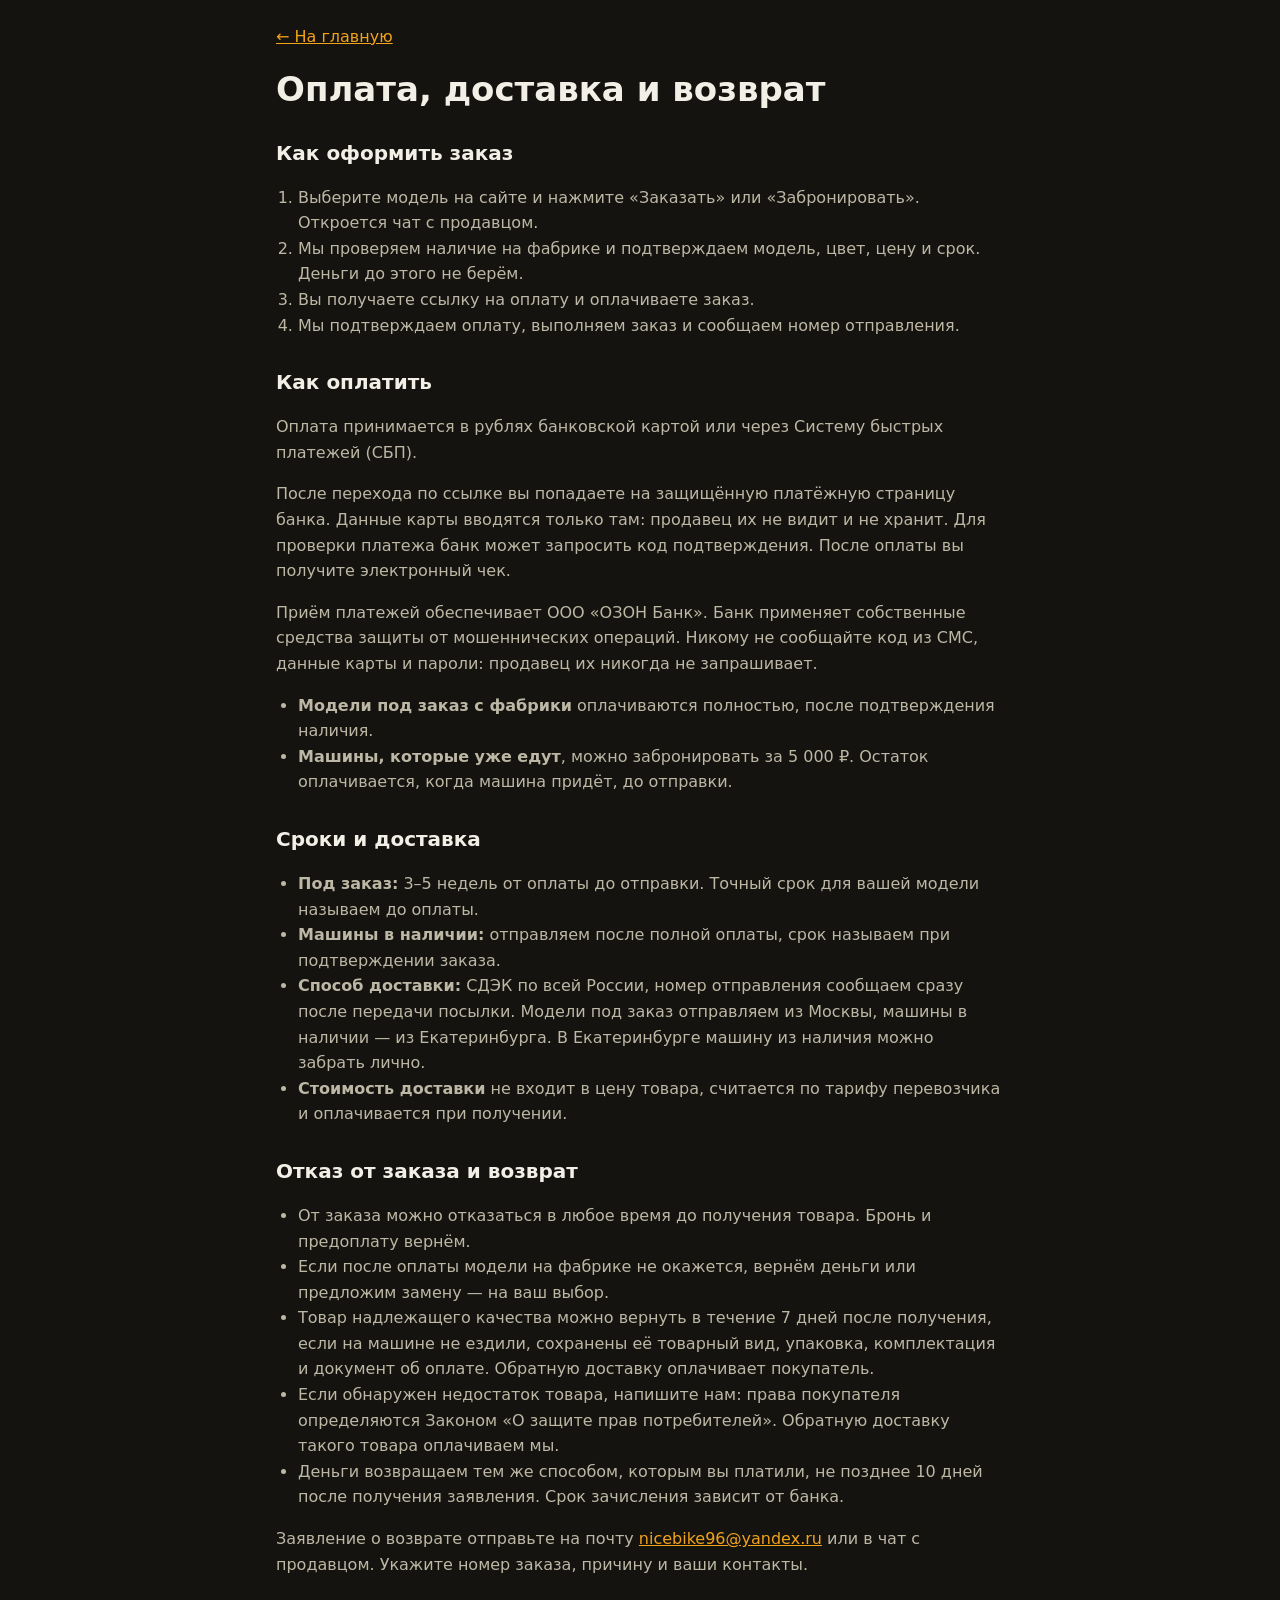
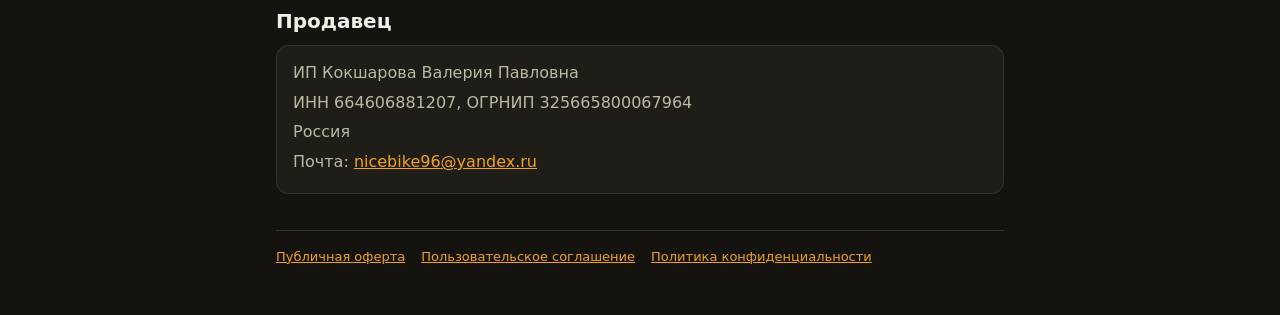
<file: oplata.html>
<!doctype html>
<html lang="ru">
<head>
<meta charset="utf-8">
<meta name="viewport" content="width=device-width, initial-scale=1">
<title>Оплата, доставка и возврат — Покатит RC</title>
<link rel="stylesheet" href="docs.css">
</head>
<body>
<div class="wrap">
  <a class="back" href="index.html">← На главную</a>
  <h1>Оплата, доставка и возврат</h1>

  <h2>Как оформить заказ</h2>
  <ol>
    <li>Выберите модель на сайте и нажмите «Заказать» или «Забронировать». Откроется чат с продавцом.</li>
    <li>Мы проверяем наличие на фабрике и подтверждаем модель, цвет, цену и срок. Деньги до этого не берём.</li>
    <li>Вы получаете ссылку на оплату и оплачиваете заказ.</li>
    <li>Мы подтверждаем оплату, выполняем заказ и сообщаем номер отправления.</li>
  </ol>

  <h2>Как оплатить</h2>
  <p>Оплата принимается в рублях банковской картой или через Систему быстрых платежей (СБП).</p>
  <p>После перехода по ссылке вы попадаете на защищённую платёжную страницу банка. Данные карты вводятся только там: продавец их не видит и не хранит. Для проверки платежа банк может запросить код подтверждения. После оплаты вы получите электронный чек.</p>
  <p>Приём платежей обеспечивает ООО «ОЗОН Банк». Банк применяет собственные средства защиты от мошеннических операций. Никому не сообщайте код из СМС, данные карты и пароли: продавец их никогда не запрашивает.</p>
  <ul>
    <li><b>Модели под заказ с фабрики</b> оплачиваются полностью, после подтверждения наличия.</li>
    <li><b>Машины, которые уже едут</b>, можно забронировать за 5 000 ₽. Остаток оплачивается, когда машина придёт, до отправки.</li>
  </ul>

  <h2>Сроки и доставка</h2>
  <ul>
    <li><b>Под заказ:</b> 3–5 недель от оплаты до отправки. Точный срок для вашей модели называем до оплаты.</li>
    <li><b>Машины в наличии:</b> отправляем после полной оплаты, срок называем при подтверждении заказа.</li>
    <li><b>Способ доставки:</b> СДЭК по всей России, номер отправления сообщаем сразу после передачи посылки. Модели под заказ отправляем из Москвы, машины в наличии — из Екатеринбурга. В Екатеринбурге машину из наличия можно забрать лично.</li>
    <li><b>Стоимость доставки</b> не входит в цену товара, считается по тарифу перевозчика и оплачивается при получении.</li>
  </ul>

  <h2>Отказ от заказа и возврат</h2>
  <ul>
    <li>От заказа можно отказаться в любое время до получения товара. Бронь и предоплату вернём.</li>
    <li>Если после оплаты модели на фабрике не окажется, вернём деньги или предложим замену — на ваш выбор.</li>
    <li>Товар надлежащего качества можно вернуть в течение 7 дней после получения, если на машине не ездили, сохранены её товарный вид, упаковка, комплектация и документ об оплате. Обратную доставку оплачивает покупатель.</li>
    <li>Если обнаружен недостаток товара, напишите нам: права покупателя определяются Законом «О защите прав потребителей». Обратную доставку такого товара оплачиваем мы.</li>
    <li>Деньги возвращаем тем же способом, которым вы платили, не позднее 10 дней после получения заявления. Срок зачисления зависит от банка.</li>
  </ul>
  <p>Заявление о возврате отправьте на почту <a href="mailto:nicebike96@yandex.ru">nicebike96@yandex.ru</a> или в чат с продавцом. Укажите номер заказа, причину и ваши контакты.</p>

  <h2>Продавец</h2>
  <div class="seller">
    <p>ИП Кокшарова Валерия Павловна</p>
    <p>ИНН 664606881207, ОГРНИП 325665800067964</p>
    <p>Россия</p>
    <p>Почта: <a href="mailto:nicebike96@yandex.ru">nicebike96@yandex.ru</a></p>
  </div>

  <footer><a href="oferta.html">Публичная оферта</a><a href="soglashenie.html">Пользовательское соглашение</a><a href="privacy.html">Политика конфиденциальности</a></footer>
</div>
</body>
</html>
</file>
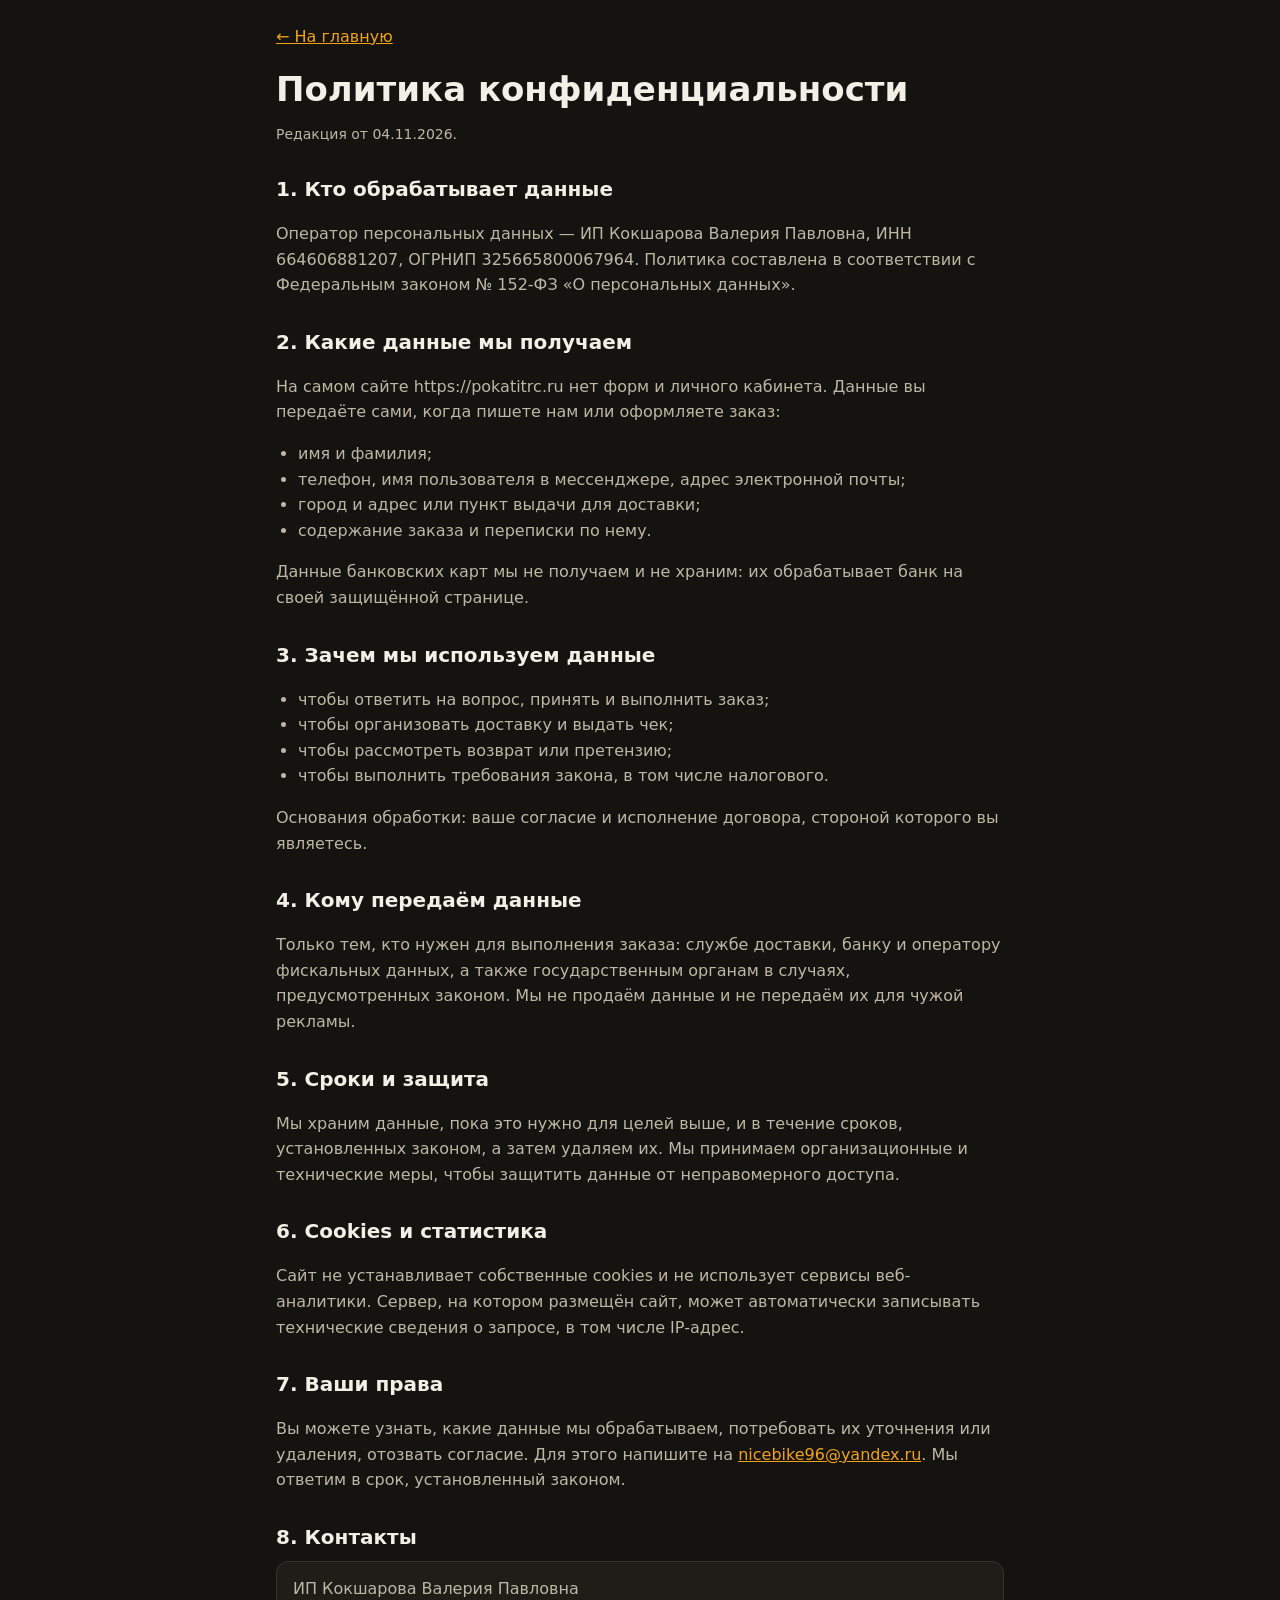
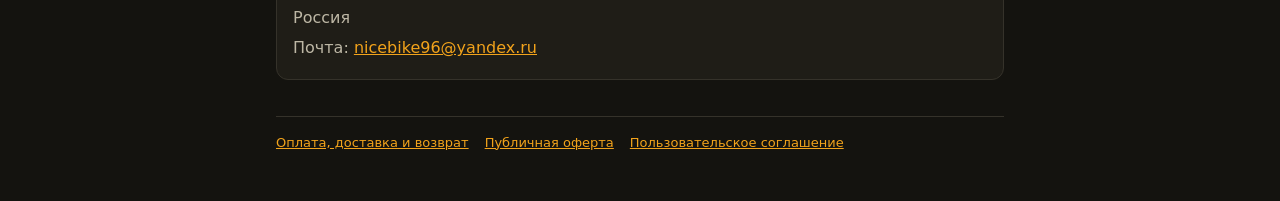
<file: privacy.html>
<!doctype html>
<html lang="ru">
<head>
<meta charset="utf-8">
<meta name="viewport" content="width=device-width, initial-scale=1">
<title>Политика конфиденциальности — Покатит RC</title>
<link rel="stylesheet" href="docs.css">
</head>
<body>
<div class="wrap">
  <a class="back" href="index.html">← На главную</a>
  <h1>Политика конфиденциальности</h1>
  <p class="date">Редакция от 04.11.2026.</p>

  <h2>1. Кто обрабатывает данные</h2>
  <p>Оператор персональных данных — ИП Кокшарова Валерия Павловна, ИНН 664606881207, ОГРНИП 325665800067964. Политика составлена в соответствии с Федеральным законом № 152-ФЗ «О персональных данных».</p>

  <h2>2. Какие данные мы получаем</h2>
  <p>На самом сайте https://pokatitrc.ru нет форм и личного кабинета. Данные вы передаёте сами, когда пишете нам или оформляете заказ:</p>
  <ul>
    <li>имя и фамилия;</li>
    <li>телефон, имя пользователя в мессенджере, адрес электронной почты;</li>
    <li>город и адрес или пункт выдачи для доставки;</li>
    <li>содержание заказа и переписки по нему.</li>
  </ul>
  <p>Данные банковских карт мы не получаем и не храним: их обрабатывает банк на своей защищённой странице.</p>

  <h2>3. Зачем мы используем данные</h2>
  <ul>
    <li>чтобы ответить на вопрос, принять и выполнить заказ;</li>
    <li>чтобы организовать доставку и выдать чек;</li>
    <li>чтобы рассмотреть возврат или претензию;</li>
    <li>чтобы выполнить требования закона, в том числе налогового.</li>
  </ul>
  <p>Основания обработки: ваше согласие и исполнение договора, стороной которого вы являетесь.</p>

  <h2>4. Кому передаём данные</h2>
  <p>Только тем, кто нужен для выполнения заказа: службе доставки, банку и оператору фискальных данных, а также государственным органам в случаях, предусмотренных законом. Мы не продаём данные и не передаём их для чужой рекламы.</p>

  <h2>5. Сроки и защита</h2>
  <p>Мы храним данные, пока это нужно для целей выше, и в течение сроков, установленных законом, а затем удаляем их. Мы принимаем организационные и технические меры, чтобы защитить данные от неправомерного доступа.</p>

  <h2>6. Cookies и статистика</h2>
  <p>Сайт не устанавливает собственные cookies и не использует сервисы веб-аналитики. Сервер, на котором размещён сайт, может автоматически записывать технические сведения о запросе, в том числе IP-адрес.</p>

  <h2>7. Ваши права</h2>
  <p>Вы можете узнать, какие данные мы обрабатываем, потребовать их уточнения или удаления, отозвать согласие. Для этого напишите на <a href="mailto:nicebike96@yandex.ru">nicebike96@yandex.ru</a>. Мы ответим в срок, установленный законом.</p>

  <h2>8. Контакты</h2>
  <div class="seller">
    <p>ИП Кокшарова Валерия Павловна</p>
    <p>Россия</p>
    <p>Почта: <a href="mailto:nicebike96@yandex.ru">nicebike96@yandex.ru</a></p>
  </div>

  <footer><a href="oplata.html">Оплата, доставка и возврат</a><a href="oferta.html">Публичная оферта</a><a href="soglashenie.html">Пользовательское соглашение</a></footer>
</div>
</body>
</html>
</file>
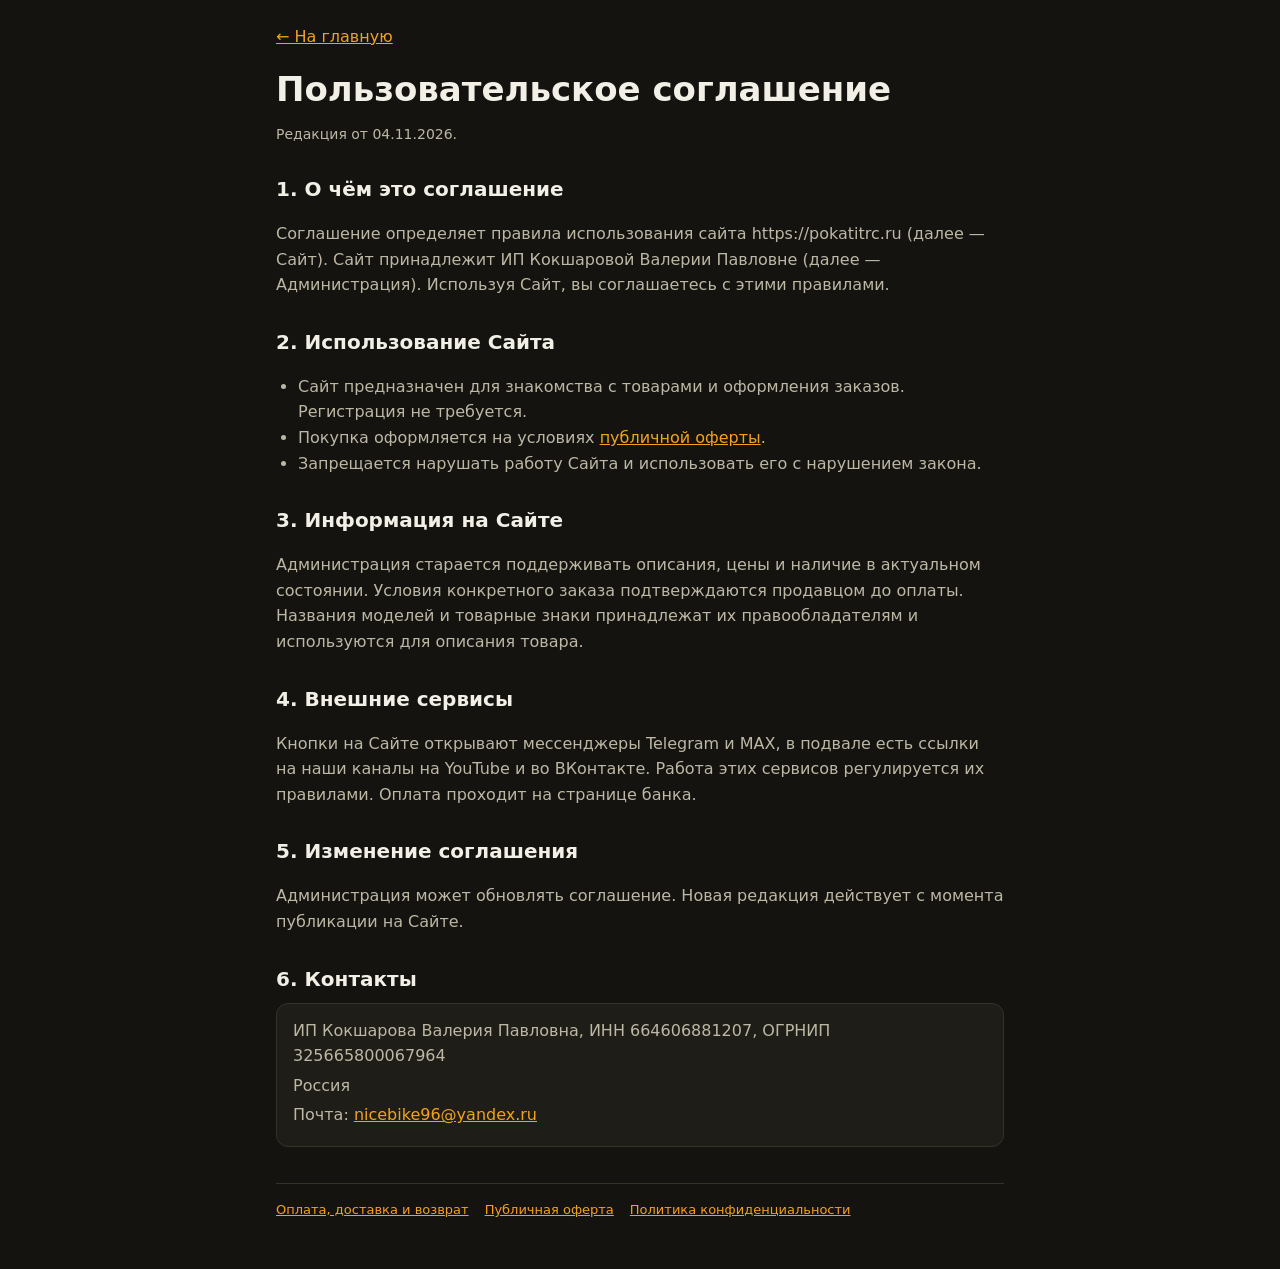
<file: soglashenie.html>
<!doctype html>
<html lang="ru">
<head>
<meta charset="utf-8">
<meta name="viewport" content="width=device-width, initial-scale=1">
<title>Пользовательское соглашение — Покатит RC</title>
<link rel="stylesheet" href="docs.css">
</head>
<body>
<div class="wrap">
  <a class="back" href="index.html">← На главную</a>
  <h1>Пользовательское соглашение</h1>
  <p class="date">Редакция от 04.11.2026.</p>

  <h2>1. О чём это соглашение</h2>
  <p>Соглашение определяет правила использования сайта https://pokatitrc.ru (далее — Сайт). Сайт принадлежит ИП Кокшаровой Валерии Павловне (далее — Администрация). Используя Сайт, вы соглашаетесь с этими правилами.</p>

  <h2>2. Использование Сайта</h2>
  <ul>
    <li>Сайт предназначен для знакомства с товарами и оформления заказов. Регистрация не требуется.</li>
    <li>Покупка оформляется на условиях <a href="oferta.html">публичной оферты</a>.</li>
    <li>Запрещается нарушать работу Сайта и использовать его с нарушением закона.</li>
  </ul>

  <h2>3. Информация на Сайте</h2>
  <p>Администрация старается поддерживать описания, цены и наличие в актуальном состоянии. Условия конкретного заказа подтверждаются продавцом до оплаты. Названия моделей и товарные знаки принадлежат их правообладателям и используются для описания товара.</p>

  <h2>4. Внешние сервисы</h2>
  <p>Кнопки на Сайте открывают мессенджеры Telegram и MAX, в подвале есть ссылки на наши каналы на YouTube и во ВКонтакте. Работа этих сервисов регулируется их правилами. Оплата проходит на странице банка.</p>

  <h2>5. Изменение соглашения</h2>
  <p>Администрация может обновлять соглашение. Новая редакция действует с момента публикации на Сайте.</p>

  <h2>6. Контакты</h2>
  <div class="seller">
    <p>ИП Кокшарова Валерия Павловна, ИНН 664606881207, ОГРНИП 325665800067964</p>
    <p>Россия</p>
    <p>Почта: <a href="mailto:nicebike96@yandex.ru">nicebike96@yandex.ru</a></p>
  </div>

  <footer><a href="oplata.html">Оплата, доставка и возврат</a><a href="oferta.html">Публичная оферта</a><a href="privacy.html">Политика конфиденциальности</a></footer>
</div>
</body>
</html>
</file>
<file: docs.css>
:root { --bg: #14130f; --panel: #1f1d17; --line: #35322a; --text: #f2efe6; --muted: #bdb7a5; --accent: #f2a31b; }
* { box-sizing: border-box; }
body { margin: 0; background: var(--bg); color: var(--text); font: 16px/1.6 system-ui, -apple-system, "Segoe UI", Roboto, sans-serif; }
.wrap { max-width: 760px; margin: 0 auto; padding: 24px 16px 48px; }
a { color: var(--accent); }
.back { display: inline-block; margin-bottom: 20px; }
h1 { font-size: clamp(24px, 6vw, 34px); line-height: 1.15; margin: 0 0 8px; }
h2 { font-size: 20px; margin: 28px 0 8px; }
p, li { color: var(--muted); }
ul, ol { padding-left: 22px; }
.date { font-size: 14px; }
.seller { background: var(--panel); border: 1px solid var(--line); border-radius: 12px; padding: 14px 16px; }
.seller p { margin: 0 0 4px; }
.todo { background: #ffe08a; color: #3a2a00; padding: 0 4px; border-radius: 4px; }
footer { border-top: 1px solid var(--line); margin-top: 36px; padding-top: 16px; font-size: 13px; display: flex; flex-wrap: wrap; gap: 6px 16px; }
</file>
